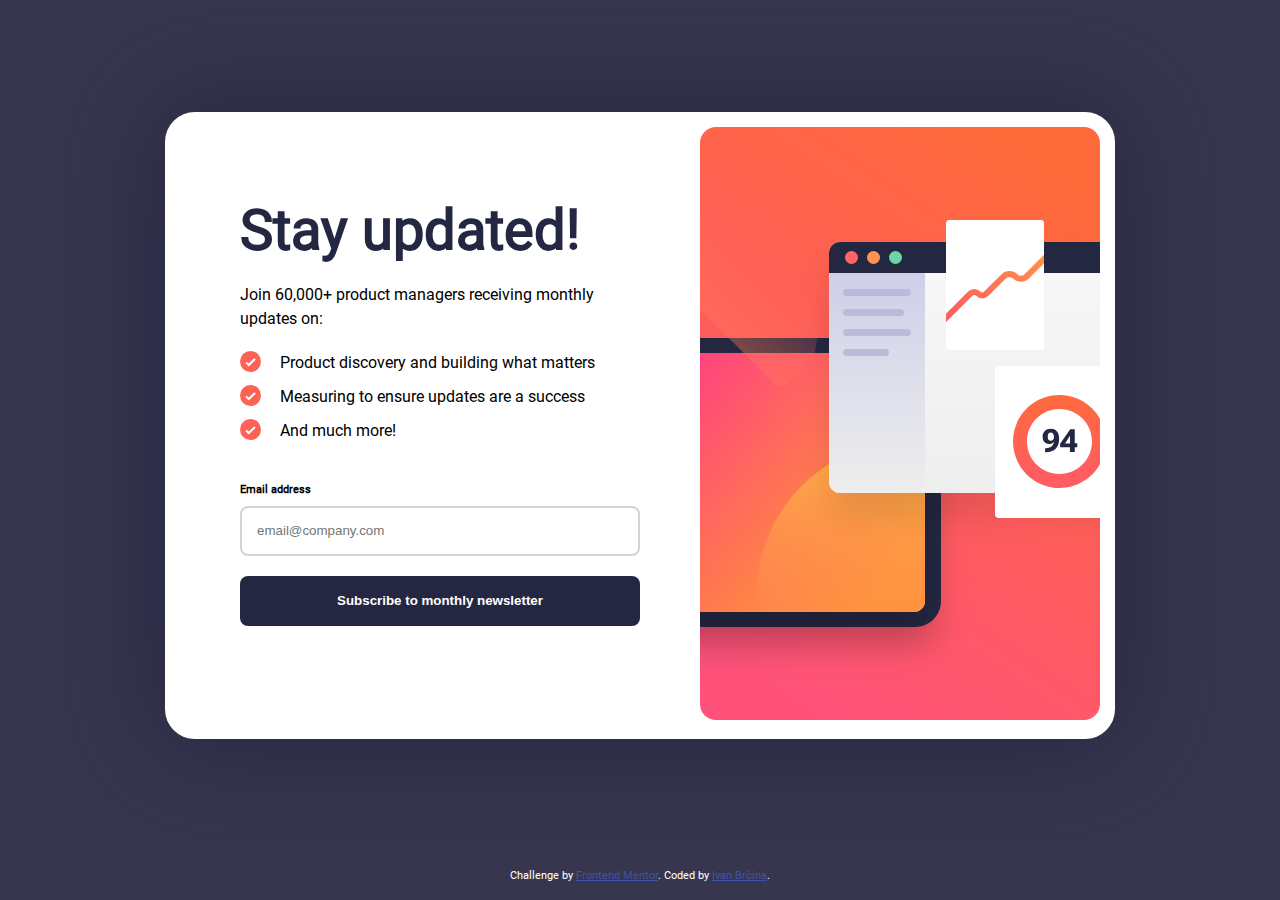
<file: index.html>
<!DOCTYPE html>
<html lang="en">
  <head>
    <meta charset="UTF-8" />
    <meta name="viewport" content="width=device-width, initial-scale=1.0" />

    <link
      rel="icon"
      type="image/png"
      sizes="32x32"
      href="./assets/images/favicon-32x32.png" />

    <title>
      Frontend Mentor | Newsletter sign-up form with success message
    </title>
    <link rel="stylesheet" href="style.css" />
  </head>
  <body>
    <main>
      <div id="main-container">
        <div id="img-container">
          <img
            id="img-mobile"
            src="assets/images/illustration-sign-up-mobile.svg"
            alt="A bright orange image with windows and statistics" />
          <img
            id="img-desktop"
            src="assets/images/illustration-sign-up-desktop.svg"
            alt="A bright orange image with windows and statistics" />
        </div>
        <section id="content">
          <h1 class="main-title">Stay updated!</h1>
          <p id="paragraph-main">
            Join 60,000+ product managers receiving monthly updates on:
          </p>
          <ul class="list">
            <li class="list-item">
              <img
                class="checkmark"
                src="assets/images/icon-list.svg"
                alt="Check mark" />
              <p class="list-paragraph">
                Product discovery and building what matters
              </p>
            </li>
            <li class="list-item">
              <img
                class="checkmark"
                src="assets/images/icon-list.svg"
                alt="Check mark" />
              <p class="list-paragraph">
                Measuring to ensure updates are a success
              </p>
            </li>
            <li class="list-item">
              <img
                class="checkmark"
                src="assets/images/icon-list.svg"
                alt="Check mark" />
              <p class="list-paragraph">And much more!</p>
            </li>
          </ul>
          <form id="form">
            <h3 id="field-heading">
              <label id="label" for="email-box">Email address</label
              ><span id="error-msg">Valid email required</span>
            </h3>
            <input id="email-box" type="text" placeholder="email@company.com" />
            <button class="btn" id="btn-submit" type="submit">
              Subscribe to monthly newsletter
            </button>
          </form>
        </section>
      </div>
      <div id="success-main">
        <div id="success-container">
          <img
            id="success-img"
            src="assets/images/icon-success.svg"
            alt="checkmark icon" />
          <h1 class="main-title" id="success-title">Thanks for subscribing!</h1>
          <p id="success-p">
            A confirmation email has been sent to
            <span id="user-email"></span>
            Please open it and click the button inside to confirm your
            subscription.
          </p>
          <button class="btn" id="btn-dismiss" type="button">
            Dismiss message
          </button>
        </div>
      </div>
    </main>

    <div class="attribution">
      Challenge by
      <a href="https://www.frontendmentor.io?ref=challenge" target="_blank"
        >Frontend Mentor</a
      >. Coded by
      <a href="https://github.com/Ivan-Brcina" target="_blank">Ivan Brčina</a>.
    </div>
    <script src="main.js"></script>
  </body>
</html>
</file>
<file: style.css>
* {
  box-sizing: border-box;
  margin: 0;
  padding: 0;
}

:root {
  --c-primary-tomato: hsl(4, 100%, 67%);
  --c-neutral-darkSlateGrey: hsl(234, 29%, 20%);
  --c-neutral-charcoalGrey: hsl(245, 18%, 26%);
  --c-neutral-grey: hsl(231, 7%, 100%);
  --c-neutral-white: hsl(0, 0%, 100%);

  --fw-400: 400;
}

@font-face {
  font-family: "Roboto";
  src: url(fonts/Roboto-Regular.ttf) format("truetype");
}

/* Main */

body {
  font-size: 16px;
  font-family: "Roboto", sans-serif;
  height: 100vh;
  display: grid;
  grid-template: 1fr / 1fr;
  grid-auto-rows: 50px;
  place-items: center;
}

#main-container,
#success-main {
  width: 100%;
  max-width: 375px;
  background-color: var(--c-neutral-white);
}

#success-main {
  display: none;
}

#content {
  margin: 20px;
}

#content > * {
  padding: 10px 0;
}

#img-desktop {
  display: none;
}

#img-mobile {
  width: 100%;
}

.main-title {
  font-size: 2.4rem;
  font-weight: bold;
  color: var(--c-neutral-darkSlateGrey);
}

p {
  line-height: 1.5rem;
}

.list {
  margin-bottom: 10px;
}

.list-item {
  list-style: none;
  display: grid;
  grid-template-columns: 10% 90%;
  margin-bottom: 10px;
}

/* Form */

#label,
#error-msg {
  font-size: 0.7rem;
}

#field-heading {
  display: flex;
  justify-content: space-between;
  align-items: center;
}

#user-email {
  font-weight: bold;
  word-wrap: break-word;
  width: 100%;
  margin-bottom: 10px;
}

#error-msg {
  display: none;
  color: var(--c-primary-tomato);
}

#email-box {
  margin: 10px 0 20px 0;
  width: 100%;
  height: 50px;
  padding: 15px;
  border-radius: 8px;
  border: solid 2px lightgray;
}

#email-box:hover {
  cursor: pointer;
}

.btn {
  border: none;
  background: var(--c-neutral-darkSlateGrey);
  color: var(--c-neutral-white);
  width: 100%;
  height: 50px;
  border-radius: 8px;
  font-weight: bold;
}

.btn:hover {
  background: linear-gradient(to right, #ff527b, #ff6a3a);
  cursor: pointer;
  transition: all 0.3s ease;
  box-shadow: 0 10px 20px -5px #ff6a3a;
}

.btn:not(:hover) {
  transition: all 0.3s ease;
  box-shadow: 0 0 0 0 var(--c-neutral-darkSlateGrey);
  background: var(--c-neutral-darkSlateGrey);
}

/* Success Component */

#success-container {
  margin: 100px 20px 0 20px;
}

#success-img {
  margin-bottom: 30px;
}

#success-title {
  margin-bottom: 20px;
}

#success-p {
  margin-bottom: 200px;
}

/* Desktop */

@media screen and (min-width: 380px) {
  body {
    background-color: var(--c-neutral-charcoalGrey);
  }

  #main-container {
    max-width: 950px;
    display: grid;
    grid-template-columns: 1fr min-content;
    border: solid 15px white;
    border-radius: 30px;
  }

  #main-container,
  #success-main {
    box-shadow: 0 0 100px 5px var(--c-neutral-darkSlateGrey);
  }

  #img-mobile {
    display: none;
  }

  #img-desktop {
    display: inline-block;
  }

  #content {
    order: 1;
    padding: 40px;
  }

  #img-container {
    order: 2;
  }

  .main-title {
    font-size: 3.5rem;
  }

  .attribution {
    color: white;
  }

  #success-main {
    min-width: 500px;
    min-height: 520px;
    border-radius: 30px;
  }

  #success-container {
    padding: 60px;
    margin: 0;
  }

  #success-p {
    margin-bottom: 40px;
  }
}

.attribution {
  font-size: 11px;
  text-align: center;
}
.attribution a {
  color: hsl(228, 45%, 44%);
}
</file>
